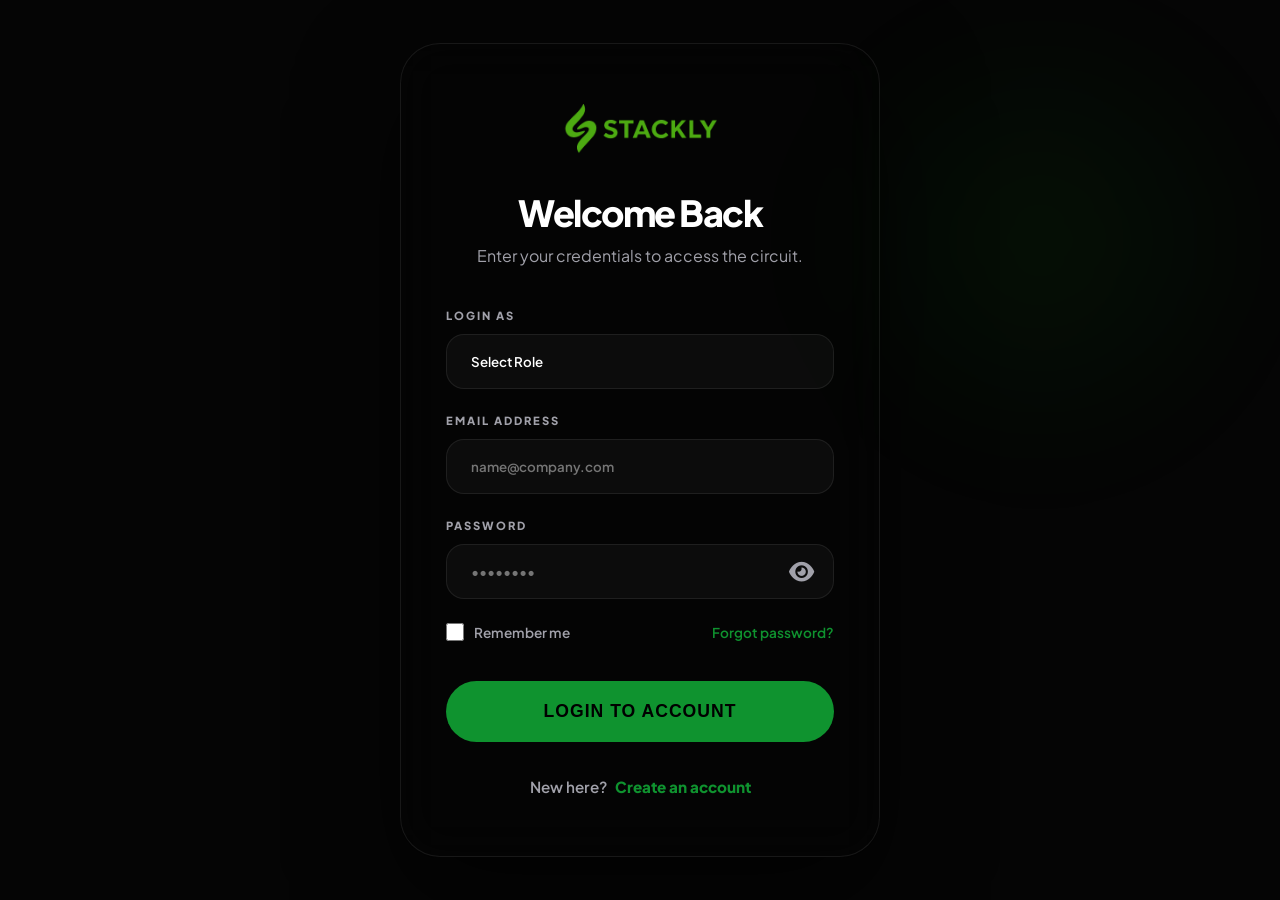
<file: login.html>
<!doctype html>
<html lang="en">
  <head>
    <meta charset="UTF-8" />
    <meta name="viewport" content="width=device-width, initial-scale=1.0" />
    <title>Auth | STACKLY</title>

    <link rel="stylesheet" href="https://cdnjs.cloudflare.com/ajax/libs/font-awesome/6.5.1/css/all.min.css">
    <link href="https://unpkg.com/aos@2.3.1/dist/aos.css" rel="stylesheet" />
    <script src="https://unpkg.com/aos@2.3.1/dist/aos.js"></script>
    <link rel="stylesheet" href="./css/login.css">
  </head>
  <body>
    <div class="bg-glow"></div>
    <div class="auth-container">
      <a href="index.html" class="logo-link">
        <img src="assets/new-logo.webp" alt="Stackly Logo" class="logo-img" />
      </a>

      <div id="login-section" data-aos="fade-up">
        <h2 data-aos="fade-up" data-aos-delay="100">Welcome Back</h2>
        <p class="subtitle" data-aos="fade-up" data-aos-delay="200">
          Enter your credentials to access the circuit.
        </p>

        <form id="login-form" onsubmit="handleAuth(event, 'login')">
          <div class="form-group" data-aos="fade-up" data-aos-delay="300">
            <label>Login As</label>
            <select id="login-role" required>
              <option value="" disabled selected>Select Role</option>
              <option value="user">User</option>
              <option value="admin">Admin</option>
            </select>
          </div>
          <div class="form-group" data-aos="fade-up" data-aos-delay="300">
            <label>Email Address</label>
            <input
              type="email"
              id="login-email"
              placeholder="name@company.com"
              required
            />
          </div>
          <div class="form-group" data-aos="fade-up" data-aos-delay="300">
            <label>Password</label>
            <div class="password-wrapper">
              <input
                type="password"
                id="login-password"
                placeholder="••••••••"
                required
                minlength="8"
              />
              <i
                class=" fa-solid fa-eye toggle-password"
                onclick="togglePasswordVis('login-password', this)"
              ></i>
            </div>
          </div>

          <div class="form-options">
            <label class="remember-me">
              <input type="checkbox" id="remember" />
              <span>Remember me</span>
            </label>
            <a href="404.html" class="forgot-password">Forgot password?</a>
          </div>
          <button
            type="submit"
            class="submit-btn"
            id="login-btn"
            data-aos="fade-up"
           
          >
            Login to Account
          </button>
        </form>
        <p class="toggle-link">
          New here? <span onclick="toggleAuth()">Create an account</span>
        </p>
      </div>

      <div id="signup-section" class="hidden auth-card" data-aos="fade-up">
        <h2 data-aos="fade-up" data-aos-delay="100">Join the Grid</h2>
        <p class="subtitle" data-aos="fade-up" data-aos-delay="200">
          Start your journey with STACKLY.
        </p>

        <form id="signup-form" onsubmit="handleAuth(event, 'signup')">
          <div class="form-group">
            <label>Assign Role</label>
            <select id="signup-role" required>
              <option value="" disabled selected>Select Role</option>
              <option value="user">User (Customer)</option>
              <option value="admin">Admin (Staff)</option>
            </select>
          </div>
          <div class="form-group">
            <label>Full Name</label>
            <input
              type="text"
              id="signup-name"
              placeholder="John Doe"
              required
              minlength="2"
            />
          </div>
          <div class="form-group">
            <label>Email Address</label>
            <input
              type="email"
              id="signup-email"
              placeholder="name@company.com"
              required
            />
          </div>
          <div class="form-group">
            <label>Password</label>
            <div class="password-wrapper">
              <input
                type="password"
                id="signup-password"
                placeholder="••••••••"
                required
                minlength="8"
              />
              <i
                class=" fa-solid fa-eye toggle-password"
                onclick="togglePasswordVis('signup-password', this)"
              ></i>
            </div>
          </div>
          <button type="submit" class="submit-btn" id="signup-btn">
            Create Account
          </button>
        </form>
        <p class="toggle-link">
          Already have an account?
          <span onclick="toggleAuth()">Log in instead</span>
        </p>
      </div>
    </div>

    <script>
      // Toggle between Login and Signup
      function toggleAuth() {
        document.getElementById("login-section").classList.toggle("hidden");
        document.getElementById("signup-section").classList.toggle("hidden");
        document.getElementById("login-form").reset();
        document.getElementById("signup-form").reset();
      }

      // Toggle Password Visibility
      function togglePasswordVis(inputId, icon) {
        const input = document.getElementById(inputId);
        if (input.type === "password") {
          input.type = "text";
          icon.classList.replace("fa-solid fa-eye", "fa-solid fa-eye-slash");
        } else {
          input.type = "password";
          icon.classList.replace("fa-solid fa-eye-slash", "fa-solid fa-eye");
        }
      }

      // Handle Authentication Logic and Save Profile Data
      function handleAuth(event, type) {
        event.preventDefault();

        let email, role, name;

        if (type === "login") {
          email = document.getElementById("login-email").value;
          role = document.getElementById("login-role").value;
          name = "Welcome Back"; // Using placeholder since login doesn't ask for name
        } else {
          email = document.getElementById("signup-email").value;
          role = document.getElementById("signup-role").value;
          name = document.getElementById("signup-name").value;
        }

        if (email && role) {
          // Save to browser LocalStorage so dashboards can pick it up
          localStorage.setItem("userEmail", email);
          localStorage.setItem("userRole", role);
          localStorage.setItem(
            "userName",
            name !== "Welcome Back"
              ? name
              : role === "admin"
                ? "Administrator"
                : "Guest Driver",
          );

          // Success Animation/Feedback
          const btn =
            type === "login"
              ? document.getElementById("login-btn")
              : document.getElementById("signup-btn");
          btn.innerHTML =
            '<i class=" fa-solid fa-circle-notch fa-spin"></i> Connecting...';
          btn.style.opacity = "0.7";

          // Redirect logic based on role
       
            if (role === "admin") {
              window.location.href = "admin-dashboard.html";
            } else {
              window.location.href = "user-dashboard.html";
            }
       
        }
      }
    </script>

    <script>
      AOS.init({ duration: 1000, once: true });
    </script>
  </body>
</html>
</file>
<file: css/login.css>
@import url("https://fonts.googleapis.com/css2?family=Plus+Jakarta+Sans:wght@300;400;600;700;800&display=swap");

      :root {
        --accent: #0f932f;
        --deep-charcoal: #0a0a0a;
        --bg: #050505;
        --card-bg: rgba(0, 0, 0, 0.03);
        --border: rgba(255, 255, 255, 0.08);
        --text-main: #ffffff;
        --text-muted: #a1a1aa;
        --transition: all 0.4s cubic-bezier(0.4, 0, 0.2, 1);
      }

      * {
        margin: 0;
        padding: 0;
        box-sizing: border-box;
      }

      html, body {
        width: 100%;
        overflow-x: hidden;
        position: relative;
      }

      body {
        font-family: "Plus Jakarta Sans", sans-serif;
        display: flex;
        flex-direction: column;
        justify-content: center;
        min-height: 100vh;
        background: var(--bg);
        color: var(--text-main);
        padding: 40px 20px;
      }

      /* Ambient Background Effects */
      .bg-glow {
        position: absolute;
        width: min(500px, 80vw);
        height: min(500px, 80vw);
        background: radial-gradient(
          circle,
          rgba(10, 157, 18, 0.08) 0%,
          transparent 70%
        );
        border-radius: 50%;
        z-index: 1;
        top: -10px;
        right: -10px;
        filter: blur(40px);
      }

      /* --- Auth Container --- */
      .auth-container {
        width: 100%;
        max-width: 480px;
        background: var(--card-bg);
        backdrop-filter: blur(25px);
        padding: 60px 45px;
        border-radius: 40px;
        border: 1px solid var(--border);
        box-shadow: 0 40px 100px rgba(0, 0, 0, 0.6);
        text-align: center;
        position: relative;
        z-index: 10;
        margin: auto;
        animation: slide-up 0.8s cubic-bezier(0.4, 0, 0.2, 1);
      }

      @media (max-width: 768px) {
        .auth-container {
          padding: 50px 30px;
          border-radius: 35px;
        }
      }

      @media (max-width: 480px), (max-height: 700px) {
        body {
          padding: 15px;
          align-items: center;
        }
        .auth-container {
          padding: 25px 20px;
          border-radius: 24px;
          box-shadow: 0 10px 40px rgba(0, 0, 0, 0.4);
        }
        h2 {
          font-size: 1.5rem;
          margin-bottom: 8px;
        }
        .subtitle {
          font-size: 0.8rem;
          margin-bottom: 15px !important;
        }
        .form-group {
          margin-bottom: 15px;
        }
        .form-group label {
          margin-bottom: 6px;
        }
        .form-group input,
        .form-group select {
          padding: 12px 16px;
          font-size: 0.85rem;
          border-radius: 12px;
        }
        .form-options {
          margin-bottom: 15px;
          font-size: 0.75rem;
        }
        .submit-btn {
          padding: 14px;
          font-size: 0.95rem;
          margin-top: 5px;
        }
        .toggle-link {
          margin-top: 15px;
          font-size: 0.85rem;
        }
        .back-home {
          display: none; /* Hide back home button on small screens to save space */
        }
      }

      @keyframes slide-up {
        from {
          opacity: 0;
          transform: translateY(40px);
        }
        to {
          opacity: 1;
          transform: translateY(0);
        }
      }

      .logo-link {
        display: inline-block;
        margin-bottom: 35px;
        text-decoration: none;
      }
      .logo-img {
        height: 50px;
        width: auto;
        object-fit: contain;
      }

      @media (max-width: 480px) {
        .logo-img {
          height: 40px;
        }
      }

      h2 {
        font-size: 2.25rem;
        font-weight: 800;
        letter-spacing: -1.5px;
        margin-bottom: 12px;
        line-height: 1.1;
      }
      p.subtitle {
        color: var(--text-muted);
        font-size: 1rem;
        margin-bottom: 40px;
        line-height: 1.5;
      }

      /* --- Form Styling --- */
      .form-group {
        text-align: left;
        margin-bottom: 24px;
      }
      .form-group label {
        display: block;
        font-weight: 800;
        font-size: 0.7rem;
        text-transform: uppercase;
        letter-spacing: 2px;
        color: var(--text-muted);
        margin-bottom: 12px;
      }

      .form-group input,
      .form-group select {
        width: 100%;
        padding: 18px 24px;
        border-radius: 18px;
        border: 1px solid var(--border);
        background: rgba(255, 255, 255, 0.03);
        color: var(--text-main);
        font-family: inherit;
        font-weight: 600;
        outline: none;
        transition: var(--transition);
      }

      .form-group input:focus,
      .form-group select:focus {
        border-color: var(--accent);
        background: rgba(255, 255, 255, 0.06);
        box-shadow: 0 0 25px rgba(10, 157, 18, 0.15);
      }

      .password-wrapper {
        position: relative;
      }
      .toggle-password {
        position: absolute;
        right: 20px;
        top: 50%;
        transform: translateY(-50%);
        font-size: 1.4rem;
        color: var(--text-muted);
        cursor: pointer;
        transition: 0.3s;
      }
      .toggle-password:hover {
        color: var(--accent);
      }

      .submit-btn {
        width: 100%;
        padding: 20px;
        border-radius: 100px;
        border: none;
        background: var(--accent);
        color: #000;
        font-weight: 800;
        font-size: 1.1rem;
        cursor: pointer;
        transition: var(--transition);
        margin-top: 10px;
        letter-spacing: 1px;
        text-transform: uppercase;
      }

      .submit-btn:hover {
        transform: translateY(-2px);
        box-shadow: 0 15px 35px rgba(10, 157, 18, 0.25);
      }

      .toggle-link {
        margin-top: 35px;
        font-size: 0.95rem;
        font-weight: 600;
        color: var(--text-muted);
      }
      .toggle-link span {
        color: var(--accent);
        cursor: pointer;
        text-decoration: none;
        font-weight: 800;
        transition: 0.3s;
        margin-left: 5px;
      }
      .toggle-link span:hover {
        text-decoration: underline;
      }

      .hidden {
        display: none;
      }

      /* --- Back to Home Button --- */
      .back-home {
        position: fixed;
        top: 30px;
        left: 30px;
        z-index: 100;
        color: var(--text-main);
        text-decoration: none;
        display: flex;
        align-items: center;
        gap: 12px;
        font-weight: 800;
        font-size: 0.85rem;
        padding: 14px 24px;
        background: rgba(255, 255, 255, 0.05);
        backdrop-filter: blur(12px);
        border-radius: 100px;
        border: 1px solid var(--border);
        transition: var(--transition);
        text-transform: uppercase;
        letter-spacing: 1px;
      }

      .back-home:hover {
        background: var(--accent);
        color: #000;
        border-color: var(--accent);
        transform: translateX(-5px);
      }

      /* --- Select Dropdown Specifics --- */
      select {
        appearance: none;
        background-image: url("data:image/svg+xml,%3Csvg xmlns='http://www.w3.org/2000/svg' width='24' height='24' viewBox='0 0 256 256'%3E%3Cpath fill='%23ffffff' d='m213.66 101.66l-80 80a8 8 0 0 1-11.32 0l-80-80a8 8 0 0 1 11.32-11.32L128 164.69l74.34-74.35a8 8 0 0 1 11.32 11.32Z'/%3E%3C/svg%3E");
        background-repeat: no-repeat;
        background-position: right 22px center;
        background-size: 18px;
      }

      .form-control {
        background-color: var(--deep-charcoal) !important;
        border: 1px solid var(--border) !important;
        color: var(--text-main) !important;
      }

      select option {
        background-color: var(--deep-charcoal) !important;
        color: #fff !important;
        padding: 15px;
      }

      /* Form Options Alignment */
      .form-options {
        display: flex;
        justify-content: space-between;
        align-items: center;
        margin-bottom: 30px;
        font-size: 0.85rem;
        font-weight: 600;
        animation: slide-up 0.8s cubic-bezier(0.4, 0, 0.2, 1) 0.5s forwards;
        opacity: 0;
      }

      .remember-me {
        display: flex;
        align-items: center;
        gap: 10px;
        cursor: pointer;
        color: var(--text-muted);
        transition: var(--transition);
      }

      .remember-me:hover {
        color: var(--text-main);
      }

      .remember-me input {
        width: 18px !important;
        height: 18px !important;
        padding: 0 !important;
        cursor: pointer;
        accent-color: var(--accent);
      }

      .forgot-password {
        color: var(--accent);
        text-decoration: none;
        transition: var(--transition);
      }

      .forgot-password:hover {
        text-decoration: underline;
        filter: brightness(1.1);
      }
</file>
